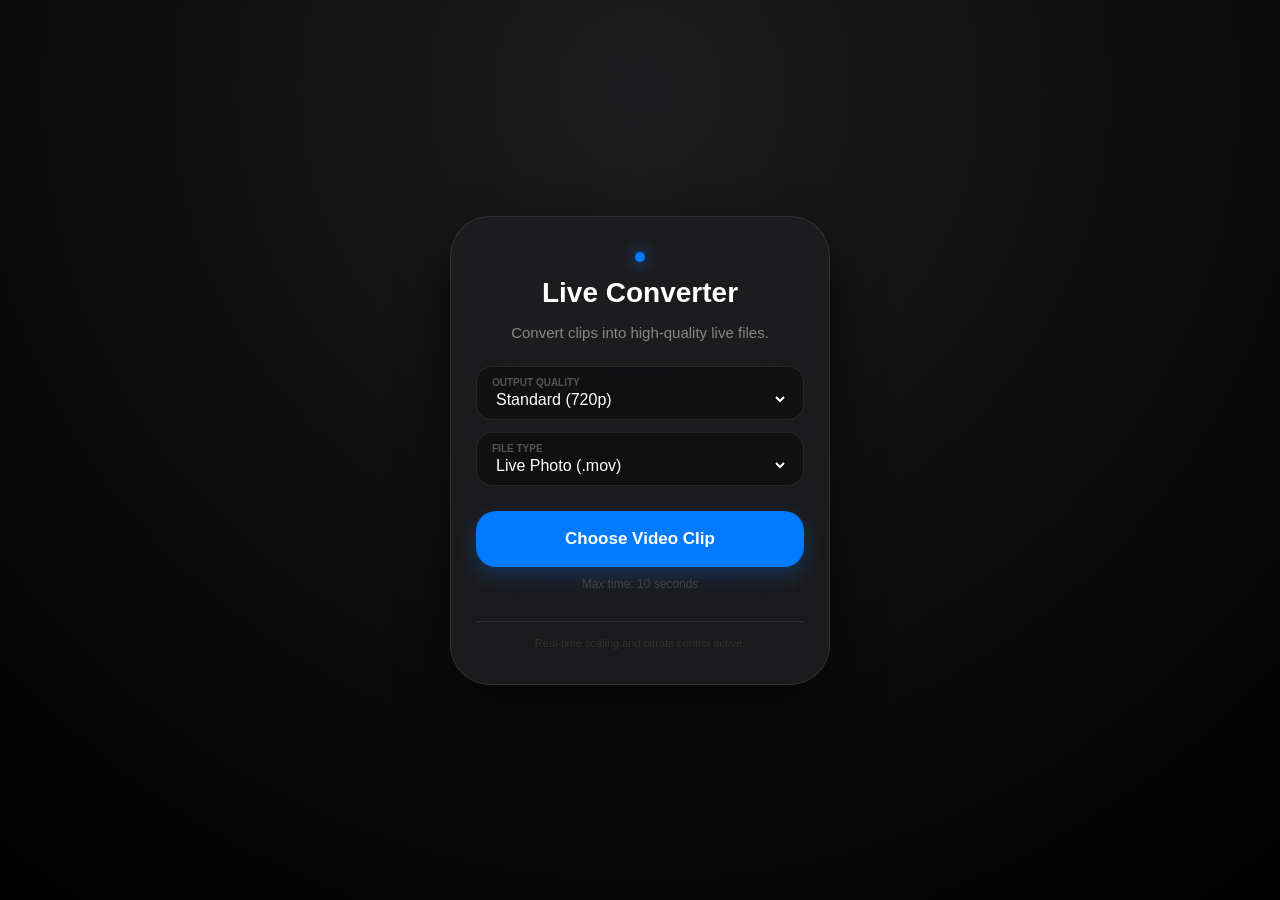
<file: index.html>
<!DOCTYPE html>
<html lang="en">
<head>
    <meta charset="UTF-8">
    <meta name="viewport" content="width=device-width, initial-scale=1.0, viewport-fit=cover">
    <title>Live Maker</title>
    <link rel="stylesheet" href="style.css">
</head>
<body>
    <div class="bg-layer"></div>
    
    <main id="view-port">
        <div id="main-card">
            <section id="page-1" class="screen active">
                <header>
                    <div class="blue-dot"></div>
                    <h1>Live Converter</h1>
                    <p>Convert clips into high-quality live files.</p>
                </header>

                <div class="settings">
                    <div class="input-group">
                        <label>Output Quality</label>
                        <select id="size-pick">
                            <option value="1280">Standard (720p)</option>
                            <option value="1920">High (1080p)</option>
                            <option value="3840">Ultra (4K)</option>
                            <option value="7680">Master (8K)</option>
                        </select>
                    </div>

                    <div class="input-group">
                        <label>File Type</label>
                        <select id="type-pick">
                            <option value="video/quicktime|.mov">Live Photo (.mov)</option>
                            <option value="video/mp4|.mp4">Standard Video (.mp4)</option>
                        </select>
                    </div>
                </div>

                <div class="bottom-box">
                    <input type="file" id="file-get" accept="video/*" hidden>
                    <button id="go-btn" class="main-btn">Choose Video Clip</button>
                    <p class="hint">Max time: 10 seconds</p>
                </div>

                <div class="info-line">
                    <p>Real-time scaling and bitrate control active.</p>
                </div>
            </section>

            <section id="page-2" class="screen">
                <div class="loading-art">
                    <div class="outer-ring"></div>
                    <div class="inner-dot"></div>
                </div>
                <h2>Converting...</h2>
                <div class="bar-bg">
                    <div id="bar-move"></div>
                </div>
                <div class="numbers">
                    <span id="pct-show">0%</span>
                    <span id="fr-show">Frame 0</span>
                </div>
            </section>

            <section id="page-3" class="screen">
                <div class="media-box">
                    <video id="view-final" loop muted playsinline></video>
                    <div id="res-tag">8K</div>
                </div>
                <h2>Ready to Save</h2>
                <p>Your file has been scaled and fixed.</p>
                <button id="save-btn" class="main-btn green">Download File</button>
                <button onclick="location.reload()" class="sub-btn">Start New</button>
            </section>
        </div>
    </main>

    <canvas id="core-engine" style="display:none;"></canvas>
    <script src="script.js"></script>
</body>
</html>
</file>
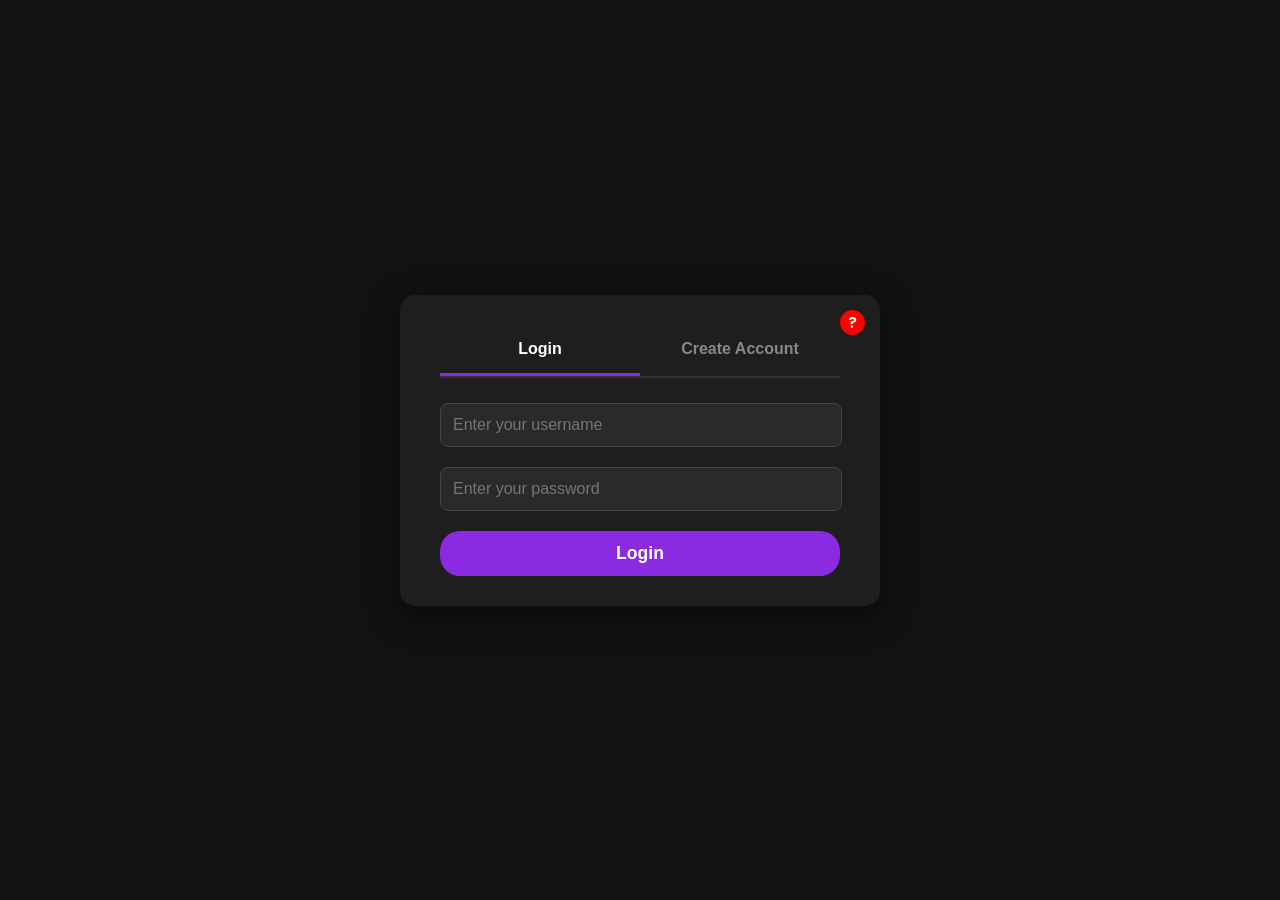
<file: accountcreation.html>
<!DOCTYPE html>
<html lang="en">
<head>
    <meta charset="UTF-8">
    <meta name="viewport" content="width=device-width, initial-scale=1.0">
    <title>Account - Clip Converter</title>
    <link rel="stylesheet" href="accountreg.css">
</head>
<body>
    <div class="form-container">
        <div class="tabs">
            <button class="tab-link active" data-tab="login">Login</button>
            <button class="tab-link" data-tab="create">Create Account</button>
        </div>

        <div id="login" class="tab-content active">
            <form id="login-form">
                <input type="text" placeholder="Enter your username" required>
                <input type="password" placeholder="Enter your password" required>
                <button type="submit">Login</button>
            </form>
        </div>

        <div id="create" class="tab-content">
            <form id="create-form">
                <input type="text" id="create-username" placeholder="Enter your username" required>
                <input type="password" id="create-password" placeholder="Enter your password" required>
                <input type="email" id="create-email" placeholder="Enter your email" required>
                <button type="submit">Create Account</button>
            </form>
        </div>
        
        <div class="tooltip-container">
            <div class="question-mark">?</div>
            <div class="tooltip-box">If you do not have an account, please create one.</div>
        </div>
    </div>
    <script src="accountsystem.js"></script>
</body>
</html>
</file>
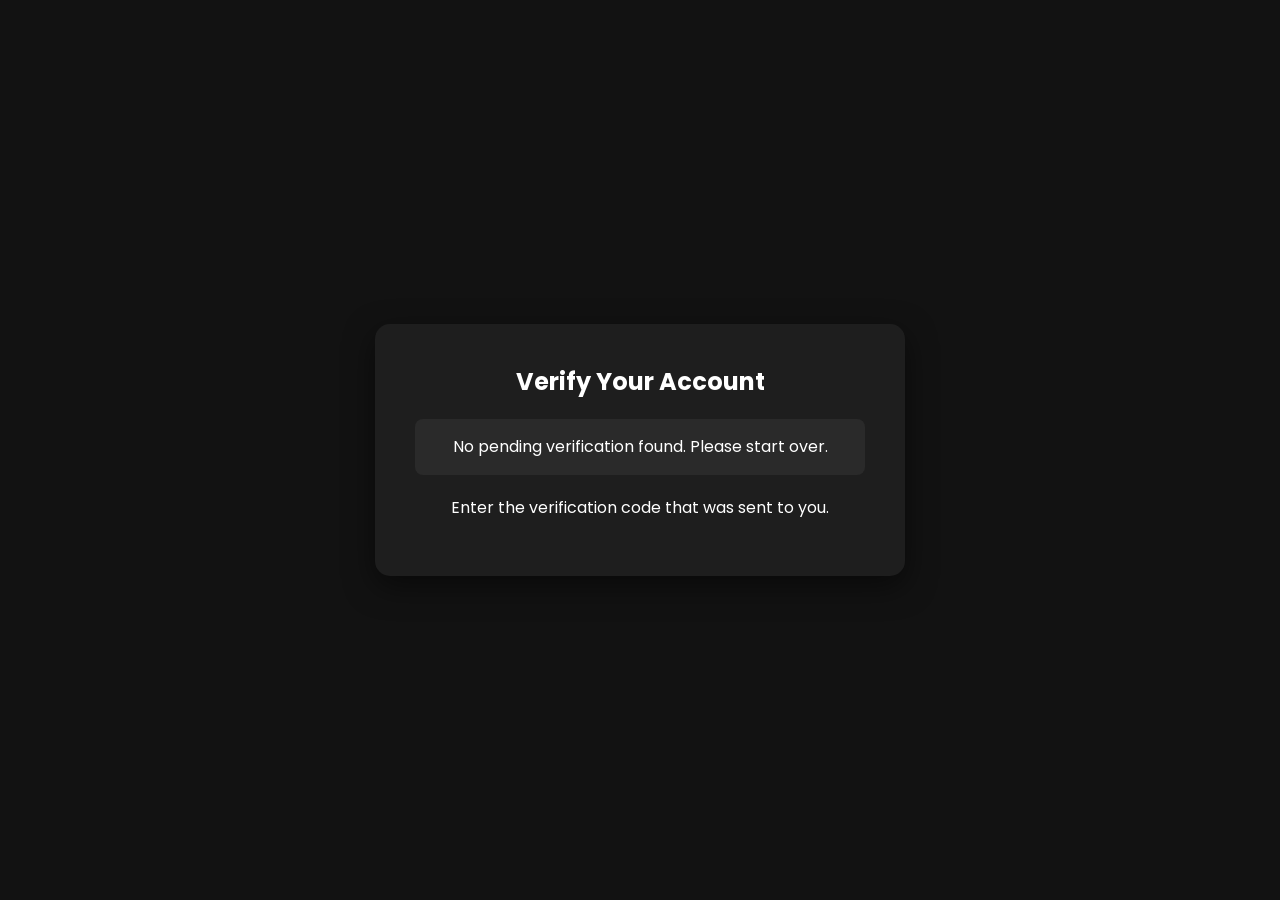
<file: verifycode.html>
<!DOCTYPE html>
<html lang="en">
<head>
    <meta charset="UTF-8">
    <meta name="viewport" content="width=device-width, initial-scale=1.0">
    <title>Verify - Clip Converter</title>
    <link rel="stylesheet" href="verifystyle.css">
</head>
<body>
    <div class="verify-container">
        <h2>Verify Your Account</h2>
        <div class="user-info" id="user-info"></div>
        <p>Enter the verification code that was sent to you.</p>
        <form id="verify-form">
            <input type="text" id="code-input" placeholder="_ _ _ _ _ _" maxlength="6" required>
            <button type="submit">Submit</button>
        </form>
    </div>
    <script src="backend.js"></script>
</body>
</html>
</file>
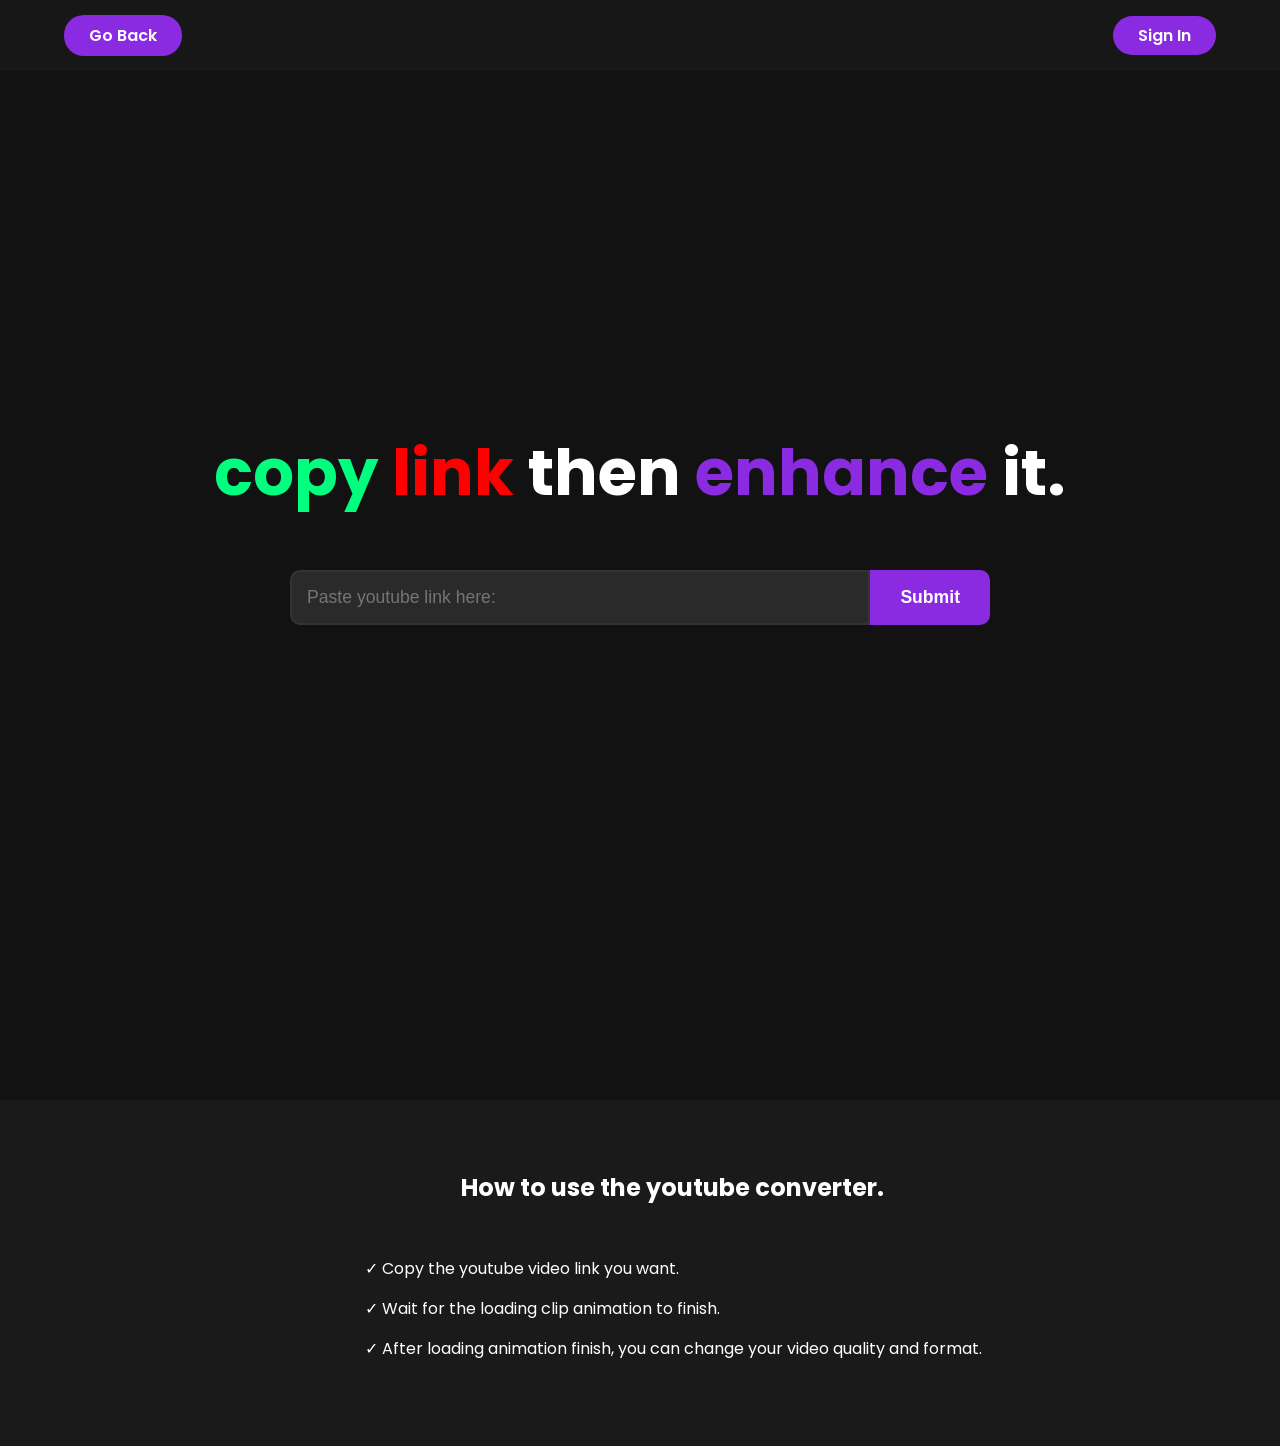
<file: youtubeclip.html>
<!DOCTYPE html>
<html lang="en">
<head>
    <meta charset="UTF-8">
    <meta name="viewport" content="width=device-width, initial-scale=1.0">
    <title>Youtube Converter - v1</title>
    <link rel="stylesheet" href="youtube.css">
</head>
<body>
    <nav class="navbar">
        <a href="index.html" class="nav-btn go-back-btn">Go Back</a>
        <div class="nav-buttons">
            <a href="accountcreation.html" class="signin-btn" id="signin-btn">Sign In</a>
        </div>
    </nav>

    <main class="container">
        <div class="animation-text-container">
            <h1 class="animation-text">
                <span class="word copy">copy</span>
                <span class="word link">link</span>
                <span class="word">then</span>
                <span class="word enhance">enhance</span>
                <span class="word">it.</span>
            </h1>
        </div>

        <form class="youtube-form" id="youtube-form">
            <input type="text" id="youtube-url" placeholder="Paste youtube link here:" required>
            <button type="submit">Submit</button>
        </form>
        
        <div class="processing-container">
            <div class="loading-bar-wrapper">
                <div class="loading-bar"></div>
                <span class="loading-percent">0%</span>
            </div>
        </div>

        <section class="conversion-section">
            <div class="video-preview-wrapper">
                <iframe id="youtube-player" width="560" height="315" src="" title="YouTube video player" frameborder="0" allow="accelerometer; autoplay; clipboard-write; encrypted-media; gyroscope; picture-in-picture" allowfullscreen></iframe>
            </div>
            <div class="conversion-options">
                <label for="convert-select">Convert to:</label>
                <select id="convert-select" name="format">
                    <option value="mp4">MP4</option>
                    <option value="mov">MOV</option>
                    <option value="mkv">MKV</option>
                    <option value="avi">AVI</option>
                </select>

                <label for="quality-select">Video Quality:</label>
                <select id="quality-select" name="quality">
                    <option value="360p">360p</option>
                    <option value="480p">480p</option>
                    <option value="720p">720p</option>
                    <option value="1080p">1080p (HD)</option>
                </select>

                <label for="audio-quality-select">Audio Quality:</label>
                <select id="audio-quality-select" name="audio-quality">
                    <option value="128kbps">128kbps</option>
                    <option value="320kbps" class="premium-option" disabled>320kbps (High Quality) 👑</option>
                    <option value="425kbps" class="premium-option" disabled>425kbps (Lossless) 👑</option>
                </select>
                <button class="download-btn">Download</button>
            </div>
        </section>
    </main>

    <footer class="tutorial-section">
        <h2>How to use the youtube converter.</h2>
        <ul>
            <li>Copy the youtube video link you want.</li>
            <li>Wait for the loading clip animation to finish.</li>
            <li>After loading animation finish, you can change your video quality and format.</li>
        </ul>
    </footer>

    <script src="youtube.js" defer></script>
</body>
</html>
</file>
<file: style.css>
:root {
    --blue: #007AFF;
    --green: #34C759;
    --card-bg: rgba(30, 30, 32, 0.85);
    --border: rgba(255, 255, 255, 0.1);
}

* {
    box-sizing: border-box;
    font-family: -apple-system, sans-serif;
}

body {
    margin: 0;
    padding: 0;
    background: #000;
    color: #fff;
    min-height: 100vh;
    overflow-y: auto;
}

.bg-layer {
    position: fixed;
    inset: 0;
    background: radial-gradient(circle at 50% 10%, #1c1c1e 0%, #000 100%);
    z-index: -1;
}

#view-port {
    display: flex;
    justify-content: center;
    align-items: center;
    padding: 20px;
    min-height: 100vh;
}

#main-card {
    width: 100%;
    max-width: 380px;
    background: var(--card-bg);
    backdrop-filter: blur(40px);
    -webkit-backdrop-filter: blur(40px);
    border-radius: 40px;
    border: 1px solid var(--border);
    padding: 35px 25px;
    box-shadow: 0 25px 50px rgba(0,0,0,0.6);
}

.screen {
    display: none;
    text-align: center;
}

.screen.active {
    display: block;
    animation: zoomIn 0.4s ease-out;
}

@keyframes zoomIn {
    from { opacity: 0; transform: scale(0.95); }
    to { opacity: 1; transform: scale(1); }
}

.blue-dot {
    width: 10px;
    height: 10px;
    background: var(--blue);
    border-radius: 50%;
    margin: 0 auto 15px;
    box-shadow: 0 0 15px var(--blue);
}

h1 { font-size: 28px; font-weight: 800; margin: 0 0 10px; }
p { color: #888; font-size: 15px; margin-bottom: 25px; }

.settings {
    display: grid;
    gap: 12px;
    margin-bottom: 25px;
}

.input-group {
    background: rgba(0,0,0,0.4);
    border: 1px solid var(--border);
    border-radius: 16px;
    padding: 10px 15px;
    text-align: left;
}

.input-group label {
    display: block;
    font-size: 10px;
    text-transform: uppercase;
    font-weight: 700;
    color: #555;
    margin-bottom: 2px;
}

select {
    width: 100%;
    background: transparent;
    color: #fff;
    border: none;
    font-size: 16px;
    font-weight: 500;
    outline: none;
    cursor: pointer;
}

select option {
    background: #1c1c1e;
    color: #fff;
}

.main-btn {
    width: 100%;
    padding: 18px;
    border-radius: 20px;
    border: none;
    background: var(--blue);
    color: #fff;
    font-size: 17px;
    font-weight: 700;
    cursor: pointer;
    box-shadow: 0 8px 20px rgba(0, 113, 227, 0.3);
}

.main-btn.green { background: var(--green); box-shadow: 0 8px 20px rgba(52, 199, 89, 0.3); }

.sub-btn {
    background: none;
    border: none;
    color: var(--blue);
    margin-top: 20px;
    font-size: 15px;
    font-weight: 600;
}

.hint { font-size: 12px; color: #444; margin-top: 10px; }

.bar-bg {
    width: 100%;
    height: 6px;
    background: rgba(255,255,255,0.05);
    border-radius: 10px;
    margin: 25px 0 10px;
    overflow: hidden;
}

#bar-move {
    width: 0%;
    height: 100%;
    background: var(--blue);
    box-shadow: 0 0 10px var(--blue);
}

.numbers {
    display: flex;
    justify-content: space-between;
    font-size: 11px;
    color: #666;
}

.media-box {
    width: 100%;
    aspect-ratio: 9/14;
    background: #000;
    border-radius: 24px;
    overflow: hidden;
    position: relative;
    margin-bottom: 20px;
    border: 1px solid var(--border);
}

#view-final { width: 100%; height: 100%; object-fit: cover; }

#res-tag {
    position: absolute;
    top: 12px;
    right: 12px;
    background: var(--blue);
    padding: 4px 8px;
    border-radius: 6px;
    font-size: 10px;
    font-weight: 900;
}

.loading-art {
    position: relative;
    width: 60px;
    height: 60px;
    margin: 0 auto 20px;
}

.outer-ring {
    width: 100%;
    height: 100%;
    border: 3px solid rgba(255,255,255,0.05);
    border-top-color: var(--blue);
    border-radius: 50%;
    animation: spin 0.8s linear infinite;
}

.inner-dot {
    position: absolute;
    top: 50%;
    left: 50%;
    width: 20px;
    height: 20px;
    background: var(--blue);
    border-radius: 50%;
    transform: translate(-50%, -50%);
    box-shadow: 0 0 15px var(--blue);
}

.info-line {
    margin-top: 30px;
    padding-top: 15px;
    border-top: 1px solid var(--border);
}

.info-line p { font-size: 11px; color: #333; margin: 0; }

@keyframes spin { to { transform: rotate(360deg); } }

@media (max-height: 700px) {
    #main-card { padding: 25px 20px; }
    h1 { font-size: 22px; }
}
</file>
<file: accountreg.css>
@import url('https://fonts.googleapis.com/css2?family=Poppins:wght@400;600&display=swap');

:root {
    --primary-color: #8A2BE2;
    --dark-bg: #121212;
    --card-bg: #1e1e1e;
    --text-color: #ffffff;
}

body, html {
    margin: 0;
    padding: 0;
    width: 100%;
    height: 100%;
    font-family: 'Poppins', sans-serif;
    background-color: var(--dark-bg);
    color: var(--text-color);
    display: flex;
    justify-content: center;
    align-items: center;
}

.form-container {
    background: var(--card-bg);
    padding: 30px 40px;
    border-radius: 15px;
    width: 90%;
    max-width: 400px;
    box-shadow: 0 10px 30px rgba(0, 0, 0, 0.5);
    position: relative;
}

.tabs {
    display: flex;
    margin-bottom: 25px;
    border-bottom: 2px solid #333;
}

.tab-link {
    flex: 1;
    padding: 15px;
    background: none;
    border: none;
    color: #888;
    font-size: 1rem;
    font-weight: 600;
    cursor: pointer;
    transition: color 0.3s, border-bottom 0.3s;
    border-bottom: 3px solid transparent;
}

.tab-link.active {
    color: var(--text-color);
    border-bottom: 3px solid var(--primary-color);
}

.tab-content { display: none; }
.tab-content.active { display: block; }

input[type="text"],
input[type="password"],
input[type="email"] {
    width: calc(100% - 24px);
    padding: 12px;
    margin-bottom: 20px;
    border: 1px solid #444;
    border-radius: 8px;
    background: #2a2a2a;
    color: #fff;
    font-size: 1rem;
}

button[type="submit"] {
    width: 100%;
    padding: 12px;
    border: none;
    border-radius: 20px;
    background: var(--primary-color);
    color: #fff;
    font-size: 1.1rem;
    font-weight: 600;
    cursor: pointer;
    transition: background-color 0.3s;
}

button[type="submit"]:hover { background: #7B1FA2; }

.tooltip-container {
    position: absolute;
    top: 15px;
    right: 15px;
}

.question-mark {
    width: 25px;
    height: 25px;
    background: red;
    color: white;
    border-radius: 50%;
    display: flex;
    justify-content: center;
    align-items: center;
    font-weight: 600;
    cursor: pointer;
}

.tooltip-box {
    visibility: hidden;
    opacity: 0;
    width: 200px;
    background-color: #333;
    color: #fff;
    text-align: center;
    border-radius: 6px;
    padding: 10px;
    position: absolute;
    z-index: 1;
    bottom: 125%;
    left: 50%;
    margin-left: -110px;
    transition: opacity 0.3s;
}

.tooltip-box::after {
    content: "";
    position: absolute;
    top: 100%;
    left: 50%;
    margin-left: -5px;
    border-width: 5px;
    border-style: solid;
    border-color: #333 transparent transparent transparent;
}

.tooltip-container:hover .tooltip-box {
    visibility: visible;
    opacity: 1;
}
</file>
<file: verifystyle.css>
@import url('https://fonts.googleapis.com/css2?family=Poppins:wght@400;600&display=swap');

:root {
    --primary-color: #8A2BE2;
    --dark-bg: #121212;
    --card-bg: #1e1e1e;
    --text-color: #ffffff;
}

body, html {
    margin: 0;
    padding: 0;
    width: 100%;
    height: 100%;
    font-family: 'Poppins', sans-serif;
    background-color: var(--dark-bg);
    color: var(--text-color);
    display: flex;
    justify-content: center;
    align-items: center;
}

.verify-container {
    background: var(--card-bg);
    padding: 40px;
    border-radius: 15px;
    width: 90%;
    max-width: 450px;
    box-shadow: 0 10px 30px rgba(0, 0, 0, 0.5);
    text-align: center;
}

h2 { margin-top: 0; }

.user-info {
    background: #2a2a2a;
    padding: 15px;
    border-radius: 8px;
    margin: 20px 0;
    line-height: 1.6;
}

.user-info span {
    font-weight: 600;
    color: var(--primary-color);
}

#code-input {
    width: calc(100% - 24px);
    padding: 12px;
    margin: 20px 0;
    border: 1px solid #444;
    border-radius: 8px;
    background: #2a2a2a;
    color: #fff;
    font-size: 1.5rem;
    text-align: center;
    letter-spacing: 0.5em;
    font-family: monospace;
}

button[type="submit"] {
    width: 100%;
    padding: 12px;
    border: none;
    border-radius: 20px;
    background: var(--primary-color);
    color: #fff;
    font-size: 1.1rem;
    font-weight: 600;
    cursor: pointer;
    transition: background-color 0.3s;
}

button[type="submit"]:hover { background: #7B1FA2; }
</file>
<file: youtube.css>
@import url('https://fonts.googleapis.com/css2?family=Poppins:wght@400;600;700&display=swap');

:root {
    --primary-color: #8A2BE2;
    --secondary-color: #ff0000;
    --alt-color: #00ff7f;
    --dark-bg: #121212;
    --light-bg: #1a1a1a;
    --text-color: #ffffff;
}

body, html {
    margin: 0;
    padding: 0;
    width: 100%;
    font-family: 'Poppins', sans-serif;
    background-color: var(--dark-bg);
    color: var(--text-color);
    overflow-x: hidden;
}

.navbar {
    display: flex;
    justify-content: space-between;
    align-items: center;
    padding: 15px 5%;
    background: rgba(26, 26, 26, 0.8);
    backdrop-filter: blur(10px);
    width: 90%;
    position: fixed;
    top: 0;
    z-index: 1000;
}

.nav-btn, .go-back-btn, .signin-btn {
    padding: 8px 25px;
    background-color: var(--primary-color);
    color: var(--text-color);
    text-decoration: none;
    border-radius: 20px;
    font-weight: 600;
    transition: background-color 0.3s ease, transform 0.2s ease;
    white-space: nowrap;
}

.nav-btn:hover, .go-back-btn:hover, .signin-btn:hover {
    background-color: #7B1FA2;
    transform: scale(1.05);
}

.container {
    display: flex;
    flex-direction: column;
    align-items: center;
    justify-content: center;
    min-height: 100vh;
    padding: 100px 20px 50px 20px;
    text-align: center;
}

.animation-text-container {
    min-height: 100px;
    display: flex;
    align-items: center;
    justify-content: center;
}

.animation-text {
    font-size: clamp(2rem, 7vw, 4rem);
    font-weight: 700;
    margin: 0 0 50px 0;
}

.animation-text .word {
    display: inline-block;
    opacity: 0;
    animation: fadeInWord 0.8s ease forwards;
}

.animation-text .word:nth-child(1) { animation-delay: 0.2s; }
.animation-text .word:nth-child(2) { animation-delay: 0.5s; }
.animation-text .word:nth-child(3) { animation-delay: 0.8s; }
.animation-text .word:nth-child(4) { animation-delay: 1.1s; }
.animation-text .word:nth-child(5) { animation-delay: 1.4s; }

@keyframes fadeInWord {
    from { opacity: 0; transform: translateY(20px); }
    to { opacity: 1; transform: translateY(0); }
}

.animation-text .copy { color: var(--alt-color); }
.animation-text .link { color: var(--secondary-color); }
.animation-text .enhance { color: var(--primary-color); }

.youtube-form {
    display: flex;
    width: clamp(300px, 90%, 700px);
    transform: scaleX(0);
    transform-origin: left;
    animation: rollOut 1s ease forwards 1.5s;
}

@keyframes rollOut {
    to { transform: scaleX(1); }
}

.youtube-form input {
    flex-grow: 1;
    border: 2px solid #333;
    background: #2a2a2a;
    color: var(--text-color);
    padding: 15px;
    font-size: 1.1rem;
    border-radius: 10px 0 0 10px;
    outline: none;
}

.youtube-form button {
    padding: 0 30px;
    border: none;
    background: var(--primary-color);
    color: var(--text-color);
    font-size: 1.1rem;
    font-weight: 600;
    cursor: pointer;
    border-radius: 0 10px 10px 0;
    transition: background-color 0.3s ease;
}

.youtube-form button:hover { background-color: #7B1FA2; }

.processing-container, .conversion-section, .tutorial-section {
    width: 95%;
    max-width: 1100px;
    margin-top: 50px;
}
.loading-bar-wrapper, .conversion-section { display: none; }

.loading-bar-wrapper {
    width: clamp(280px, 80vw, 400px);
    height: 25px;
    background-color: #333;
    border-radius: 15px;
    position: relative;
    overflow: hidden;
    margin-left: auto;
    margin-right: auto;
}

.loading-bar {
    width: 0%;
    height: 100%;
    border-radius: 15px;
    background: linear-gradient(90deg, var(--alt-color), var(--secondary-color), var(--primary-color));
    transition: width 0.1s linear;
}

.loading-percent {
    position: absolute;
    top: 50%;
    left: 50%;
    transform: translate(-50%, -50%);
    font-weight: 600;
}

.conversion-section {
    display: none;
    flex-direction: column;
    align-items: center;
    gap: 40px;
    opacity: 0;
    transition: opacity 0.5s ease;
}

.video-preview-wrapper {
    position: relative;
    width: 100%;
    max-width: 640px;
    padding-bottom: 56.25%;
}

#youtube-player {
    position: absolute;
    top: 0;
    left: 0;
    width: 100%;
    height: 100%;
    border-radius: 10px;
}

.conversion-options, .tutorial-section, .download-btn { text-align: left; }
.conversion-options, .download-btn { max-width: 400px; width: 100%; }
.conversion-options label, .conversion-options select, .download-btn { width: 100%; margin-top: 15px; }

.conversion-options select {
    padding: 12px;
    border-radius: 8px;
    border: none;
    background-color: #2a2a2a;
    color: var(--text-color);
    font-size: 1rem;
}
.premium-option { color: #aaa; }

.download-btn {
    padding: 12px 25px;
    border: none;
    border-radius: 25px;
    background-color: var(--primary-color);
    font-size: 1.1rem;
    font-weight: 600;
    cursor: pointer;
    transition: background-color 0.3s ease, transform 0.2s ease;
}
.download-btn:hover { background-color: #7B1FA2; transform: scale(1.05); }

.tutorial-section {
    padding: 50px 5%;
    background-color: var(--light-bg);
    text-align: center;
    max-width: none;
}
.tutorial-section h2, .tutorial-section ul { margin-bottom: 20px; }
.tutorial-section ul {
    list-style-type: '✓ ';
    padding-left: 20px;
    display: inline-block;
    text-align: left;
}
.tutorial-section ul li { margin: 15px 0; }

@media (min-width: 992px) {
    .conversion-section { flex-direction: row; align-items: flex-start; }
}
</file>
